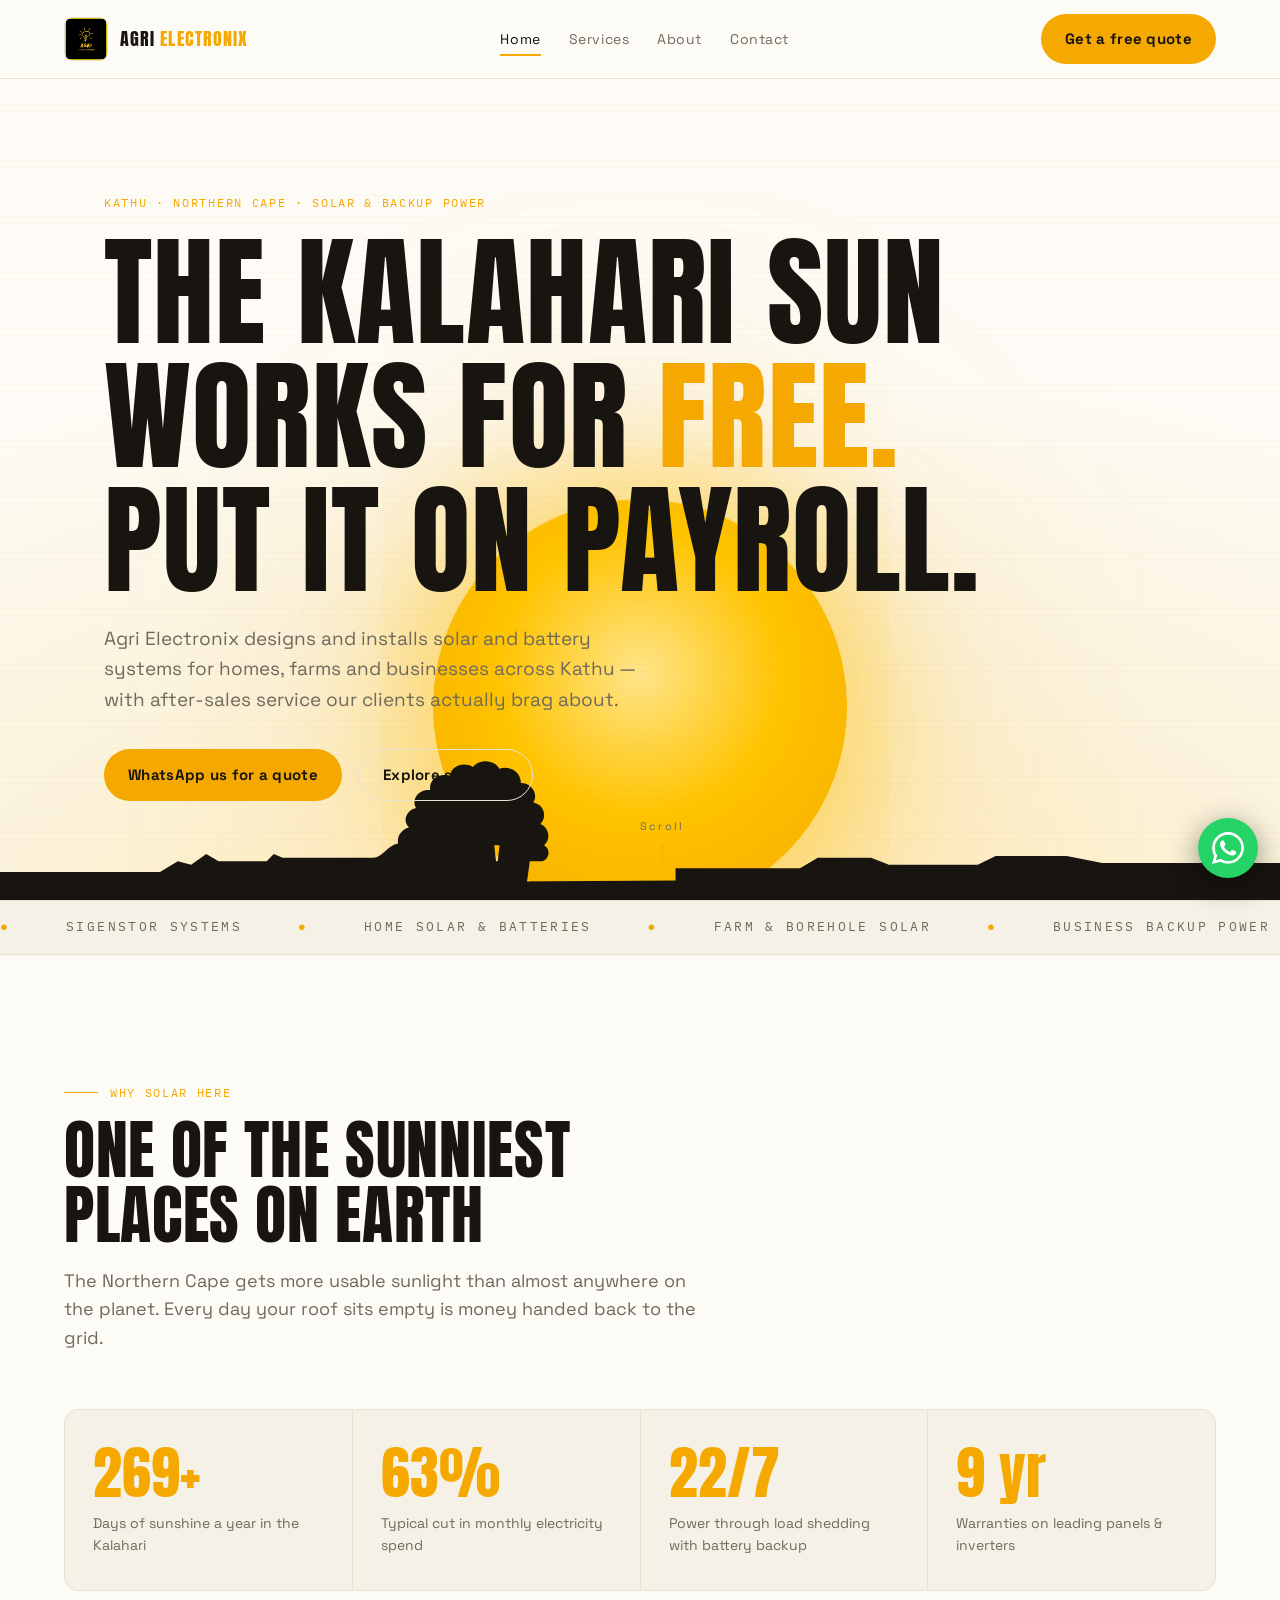
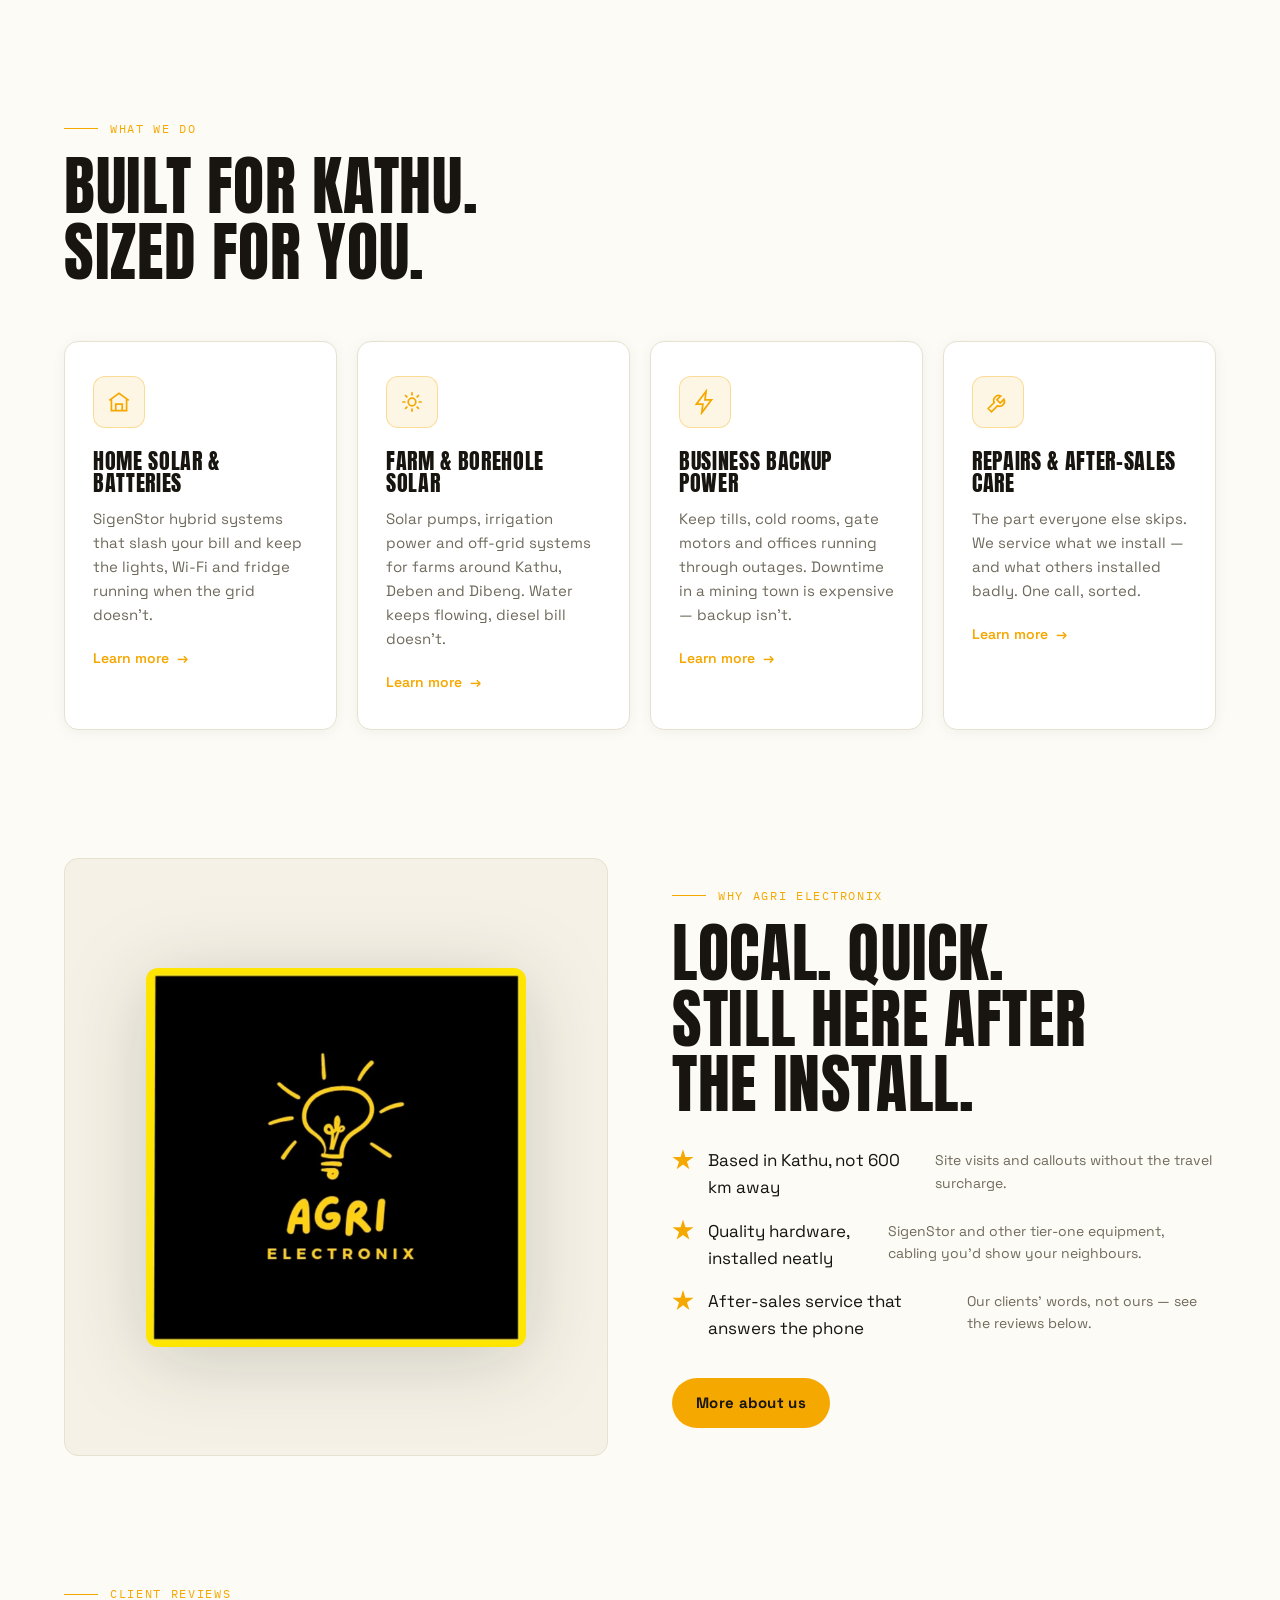
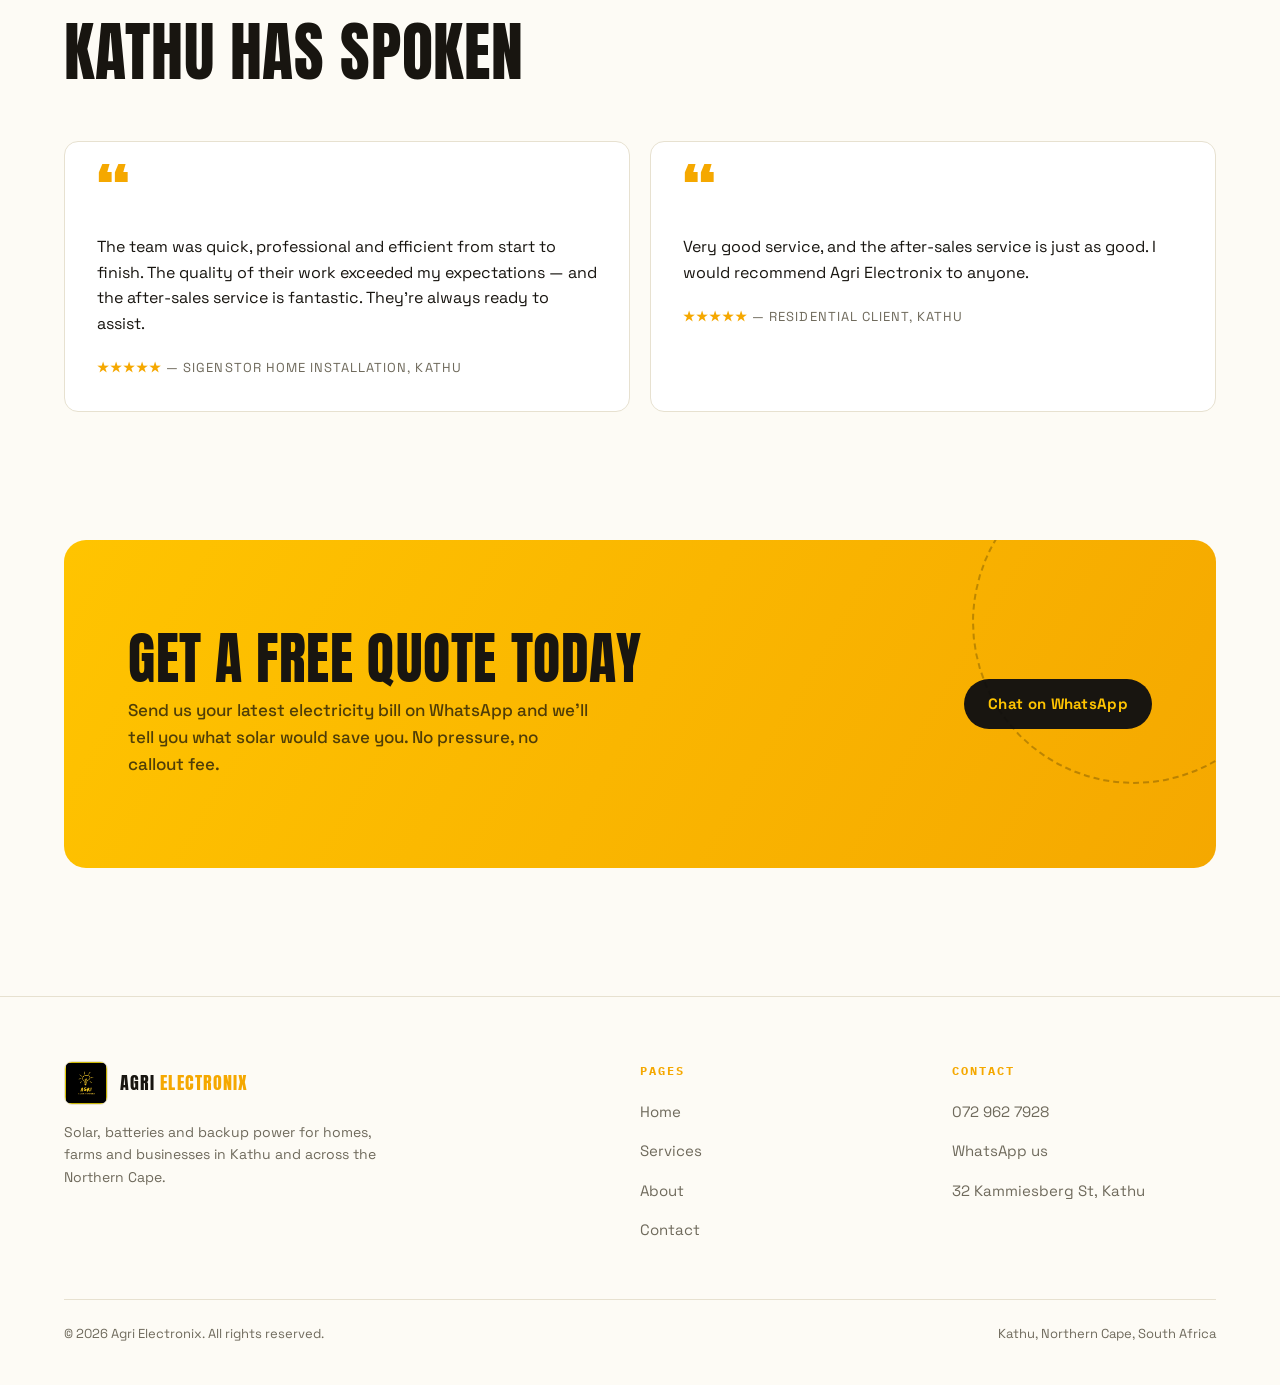
<file: index.html>
<!DOCTYPE html>
<html lang="en">
<head>
<meta charset="UTF-8">
<meta name="viewport" content="width=device-width, initial-scale=1.0">
<title>Agri Electronix — Solar & Backup Power, Kathu</title>
<meta name="description" content="Solar installations, battery backup and after-sales care in Kathu and the Northern Cape. SigenStor approved installers. Free quotes on WhatsApp.">
<link rel="icon" href="assets/logo.jpg">
<link rel="preconnect" href="https://fonts.googleapis.com">
<link href="https://fonts.googleapis.com/css2?family=Anton&family=Space+Grotesk:wght@400;500;600;700&family=IBM+Plex+Mono:wght@400;500&display=swap" rel="stylesheet">
<link rel="stylesheet" href="style.css">
</head>
<body>

<header>
  <a class="brand" href="index.html"><img src="assets/logo.jpg" alt="Agri Electronix logo"><span>Agri <em>Electronix</em></span></a>
  <nav>
    <a href="index.html" class="active">Home</a>
    <a href="services.html">Services</a>
    <a href="about.html">About</a>
    <a href="contact.html">Contact</a>
  </nav>
  <a class="btn" href="https://wa.me/27729627928?text=Hi%20Agri%20Electronix!%20I'd%20like%20a%20free%20solar%20quote." target="_blank">Get a free quote</a>
  <button class="burger" aria-label="Menu"><span></span><span></span><span></span></button>
</header>

<!-- HERO -->
<section class="hero" style="padding-left:0;padding-right:0">
  <div class="sky"></div>
  <div class="heat"></div>
  <div class="sun-disc"></div>

  <!-- camel thorn horizon -->
  <div class="horizon" aria-hidden="true">
    <svg viewBox="0 0 1440 240" preserveAspectRatio="none">
      <path d="M0,240 L0,208 L180,208 L200,196 L215,200 L232,188 L246,196 L300,196 L308,188 L318,192 L420,192
               C430,192 436,178 448,176 C446,168 452,160 460,158 C452,150 458,138 468,136 C462,126 472,114 484,116
               C482,104 494,96 506,100 C508,88 522,84 532,90 C540,80 556,82 562,92 C574,88 586,96 586,108
               C598,108 606,120 600,130 C612,132 616,146 608,154 C618,158 620,172 612,178 C620,182 618,194 610,196
               L596,196 L590,240 Z
               M560,196 L562,178 L556,178 L558,196 Z
               M760,240 L760,204 L900,204 L920,192 L980,192 L1000,200 L1100,200 L1120,190 L1200,190 L1240,198 L1440,198 L1440,240 Z"
        fill="#181510"/>
      <path d="M0,240 L0,222 L1440,214 L1440,240 Z" fill="#181510"/>
    </svg>
  </div>

  <div class="hero-inner" style="padding-left:var(--pad);padding-right:var(--pad)">
    <div class="mono">Kathu · Northern Cape · Solar &amp; Backup Power</div>
    <h1>The Kalahari sun<br>works for <em>free.</em><br>Put it on payroll.</h1>
    <p>Agri Electronix designs and installs solar and battery systems for homes, farms and businesses across Kathu — with after-sales service our clients actually brag about.</p>
    <div class="hero-cta">
      <a class="btn" href="https://wa.me/27729627928?text=Hi%20Agri%20Electronix!%20I'd%20like%20a%20free%20solar%20quote." target="_blank">WhatsApp us for a quote</a>
      <a class="btn ghost" href="services.html">Explore services</a>
    </div>
  </div>
  <div class="scroll-hint">Scroll</div>
</section>

<!-- TICKER -->
<div class="ticker" aria-hidden="true">
  <div class="ticker-track">
    <span><b>●</b> SigenStor systems <b>●</b> Home solar &amp; batteries <b>●</b> Farm &amp; borehole solar <b>●</b> Business backup power <b>●</b> Repairs &amp; after-sales care <b>●</b> Free site assessments</span>
    <span><b>●</b> SigenStor systems <b>●</b> Home solar &amp; batteries <b>●</b> Farm &amp; borehole solar <b>●</b> Business backup power <b>●</b> Repairs &amp; after-sales care <b>●</b> Free site assessments</span>
  </div>
</div>

<!-- STATS -->
<section>
  <div class="wrap">
    <div class="eyebrow mono reveal">Why solar here</div>
    <h2 class="reveal d1">One of the sunniest<br>places on Earth</h2>
    <p class="lede reveal d2">The Northern Cape gets more usable sunlight than almost anywhere on the planet. Every day your roof sits empty is money handed back to the grid.</p>
    <div class="stats">
      <div class="stat reveal"><div class="num"><span data-count="300" data-suffix="+">0</span></div><p>Days of sunshine a year in the Kalahari</p></div>
      <div class="stat reveal d1"><div class="num"><span data-count="70" data-suffix="%">0</span></div><p>Typical cut in monthly electricity spend</p></div>
      <div class="stat reveal d2"><div class="num"><span data-count="24" data-suffix="/7">0</span></div><p>Power through load shedding with battery backup</p></div>
      <div class="stat reveal d3"><div class="num"><span data-count="10" data-suffix=" yr">0</span></div><p>Warranties on leading panels &amp; inverters</p></div>
    </div>
  </div>
</section>

<!-- SERVICES -->
<section style="padding-top:0">
  <div class="wrap">
    <div class="eyebrow mono reveal">What we do</div>
    <h2 class="reveal d1">Built for Kathu.<br>Sized for you.</h2>
    <div class="cards">
      <a class="card reveal" href="services.html">
        <div class="ico"><svg viewBox="0 0 24 24"><path d="M3 10.5 12 4l9 6.5M5 9.5V20h14V9.5M9 20v-6h6v6"/></svg></div>
        <h3>Home solar &amp; batteries</h3>
        <p>SigenStor hybrid systems that slash your bill and keep the lights, Wi-Fi and fridge running when the grid doesn't.</p>
        <span class="more">Learn more</span>
      </a>
      <a class="card reveal d1" href="services.html">
        <div class="ico"><svg viewBox="0 0 24 24"><path d="M12 3v3M12 18v3M3 12h3M18 12h3M5.6 5.6l2.1 2.1M16.3 16.3l2.1 2.1M18.4 5.6l-2.1 2.1M7.7 16.3l-2.1 2.1"/><circle cx="12" cy="12" r="3.5"/></svg></div>
        <h3>Farm &amp; borehole solar</h3>
        <p>Solar pumps, irrigation power and off-grid systems for farms around Kathu, Deben and Dibeng. Water keeps flowing, diesel bill doesn't.</p>
        <span class="more">Learn more</span>
      </a>
      <a class="card reveal d2" href="services.html">
        <div class="ico"><svg viewBox="0 0 24 24"><path d="M13 2 4 14h6l-1 8 9-12h-6l1-8z"/></svg></div>
        <h3>Business backup power</h3>
        <p>Keep tills, cold rooms, gate motors and offices running through outages. Downtime in a mining town is expensive — backup isn't.</p>
        <span class="more">Learn more</span>
      </a>
      <a class="card reveal d3" href="services.html">
        <div class="ico"><svg viewBox="0 0 24 24"><path d="M14.5 6.5a4.5 4.5 0 0 0-6 6L3 18l3 3 5.5-5.5a4.5 4.5 0 0 0 6-6L14 13l-3-3 3.5-3.5z"/></svg></div>
        <h3>Repairs &amp; after-sales care</h3>
        <p>The part everyone else skips. We service what we install — and what others installed badly. One call, sorted.</p>
        <span class="more">Learn more</span>
      </a>
    </div>
  </div>
</section>

<!-- WHY US -->
<section style="padding-top:0">
  <div class="wrap split">
    <div class="art reveal"><img src="assets/logo.jpg" alt="Agri Electronix"></div>
    <div>
      <div class="eyebrow mono reveal">Why Agri Electronix</div>
      <h2 class="reveal d1">Local. Quick.<br>Still here after<br>the install.</h2>
      <ul class="checks">
        <li class="reveal d1">Based in Kathu, not 600 km away<span>Site visits and callouts without the travel surcharge.</span></li>
        <li class="reveal d2">Quality hardware, installed neatly<span>SigenStor and other tier-one equipment, cabling you'd show your neighbours.</span></li>
        <li class="reveal d3">After-sales service that answers the phone<span>Our clients' words, not ours — see the reviews below.</span></li>
      </ul>
      <div style="margin-top:36px" class="reveal d3"><a class="btn" href="about.html">More about us</a></div>
    </div>
  </div>
</section>

<!-- TESTIMONIALS -->
<section style="padding-top:0">
  <div class="wrap">
    <div class="eyebrow mono reveal">Client reviews</div>
    <h2 class="reveal d1">Kathu has spoken</h2>
    <div class="quotes">
      <div class="quote reveal">
        <p>The team was quick, professional and efficient from start to finish. The quality of their work exceeded my expectations — and the after-sales service is fantastic. They're always ready to assist.</p>
        <div class="who"><b>★★★★★</b> — SigenStor home installation, Kathu</div>
      </div>
      <div class="quote reveal d1">
        <p>Very good service, and the after-sales service is just as good. I would recommend Agri Electronix to anyone.</p>
        <div class="who"><b>★★★★★</b> — Residential client, Kathu</div>
      </div>
    </div>
  </div>
</section>

<!-- CTA -->
<div class="cta-band reveal">
  <div>
    <h2>Get a free quote today</h2>
    <p>Send us your latest electricity bill on WhatsApp and we'll tell you what solar would save you. No pressure, no callout fee.</p>
  </div>
  <a class="btn dark" href="https://wa.me/27729627928?text=Hi%20Agri%20Electronix!%20Here's%20my%20electricity%20bill%20—%20what%20would%20solar%20save%20me?" target="_blank">Chat on WhatsApp</a>
</div>

<footer>
  <div class="foot">
    <div>
      <a class="brand" href="index.html"><img src="assets/logo.jpg" alt=""><span>Agri <em>Electronix</em></span></a>
      <p>Solar, batteries and backup power for homes, farms and businesses in Kathu and across the Northern Cape.</p>
    </div>
    <div>
      <h4>Pages</h4>
      <ul>
        <li><a href="index.html">Home</a></li>
        <li><a href="services.html">Services</a></li>
        <li><a href="about.html">About</a></li>
        <li><a href="contact.html">Contact</a></li>
      </ul>
    </div>
    <div>
      <h4>Contact</h4>
      <ul>
        <li><a href="tel:+27729627928">072 962 7928</a></li>
        <li><a href="https://wa.me/27729627928" target="_blank">WhatsApp us</a></li>
        <li><a href="contact.html">32 Kammiesberg St, Kathu</a></li>
      </ul>
    </div>
  </div>
  <div class="legal">
    <span>© 2026 Agri Electronix. All rights reserved.</span>
    <span>Kathu, Northern Cape, South Africa</span>
  </div>
</footer>

<a class="wa-float" href="https://wa.me/27729627928?text=Hi%20Agri%20Electronix!%20I'd%20like%20a%20free%20solar%20quote." target="_blank" aria-label="Chat on WhatsApp">
  <svg viewBox="0 0 24 24"><path d="M17.5 14.4c-.3-.15-1.76-.87-2.03-.97-.27-.1-.47-.15-.67.15-.2.3-.77.97-.94 1.17-.17.2-.35.22-.65.07-.3-.15-1.26-.46-2.4-1.48-.89-.79-1.49-1.77-1.66-2.07-.17-.3-.02-.46.13-.61.13-.13.3-.35.45-.52.15-.17.2-.3.3-.5.1-.2.05-.37-.02-.52-.08-.15-.67-1.62-.92-2.22-.24-.58-.49-.5-.67-.51h-.57c-.2 0-.52.07-.8.37-.27.3-1.04 1.02-1.04 2.5 0 1.47 1.07 2.9 1.22 3.1.15.2 2.1 3.2 5.1 4.49.71.31 1.27.49 1.7.63.72.23 1.37.2 1.88.12.57-.09 1.76-.72 2.01-1.42.25-.7.25-1.29.17-1.42-.07-.13-.27-.2-.57-.35zM12.05 21.8h-.01a9.87 9.87 0 0 1-5.03-1.38l-.36-.21-3.74.98 1-3.65-.24-.37a9.85 9.85 0 0 1-1.51-5.26c0-5.45 4.44-9.88 9.9-9.88a9.83 9.83 0 0 1 7 2.9 9.83 9.83 0 0 1 2.89 7c0 5.45-4.44 9.88-9.9 9.88zm8.42-18.3A11.8 11.8 0 0 0 12.04 0C5.46 0 .1 5.35.1 11.92c0 2.1.55 4.15 1.6 5.95L0 24l6.28-1.65a11.93 11.93 0 0 0 5.76 1.47h.01c6.58 0 11.94-5.35 11.94-11.92 0-3.18-1.24-6.17-3.52-8.4z"/></svg>
</a>

<script src="main.js"></script>
</body>
</html>
</file>
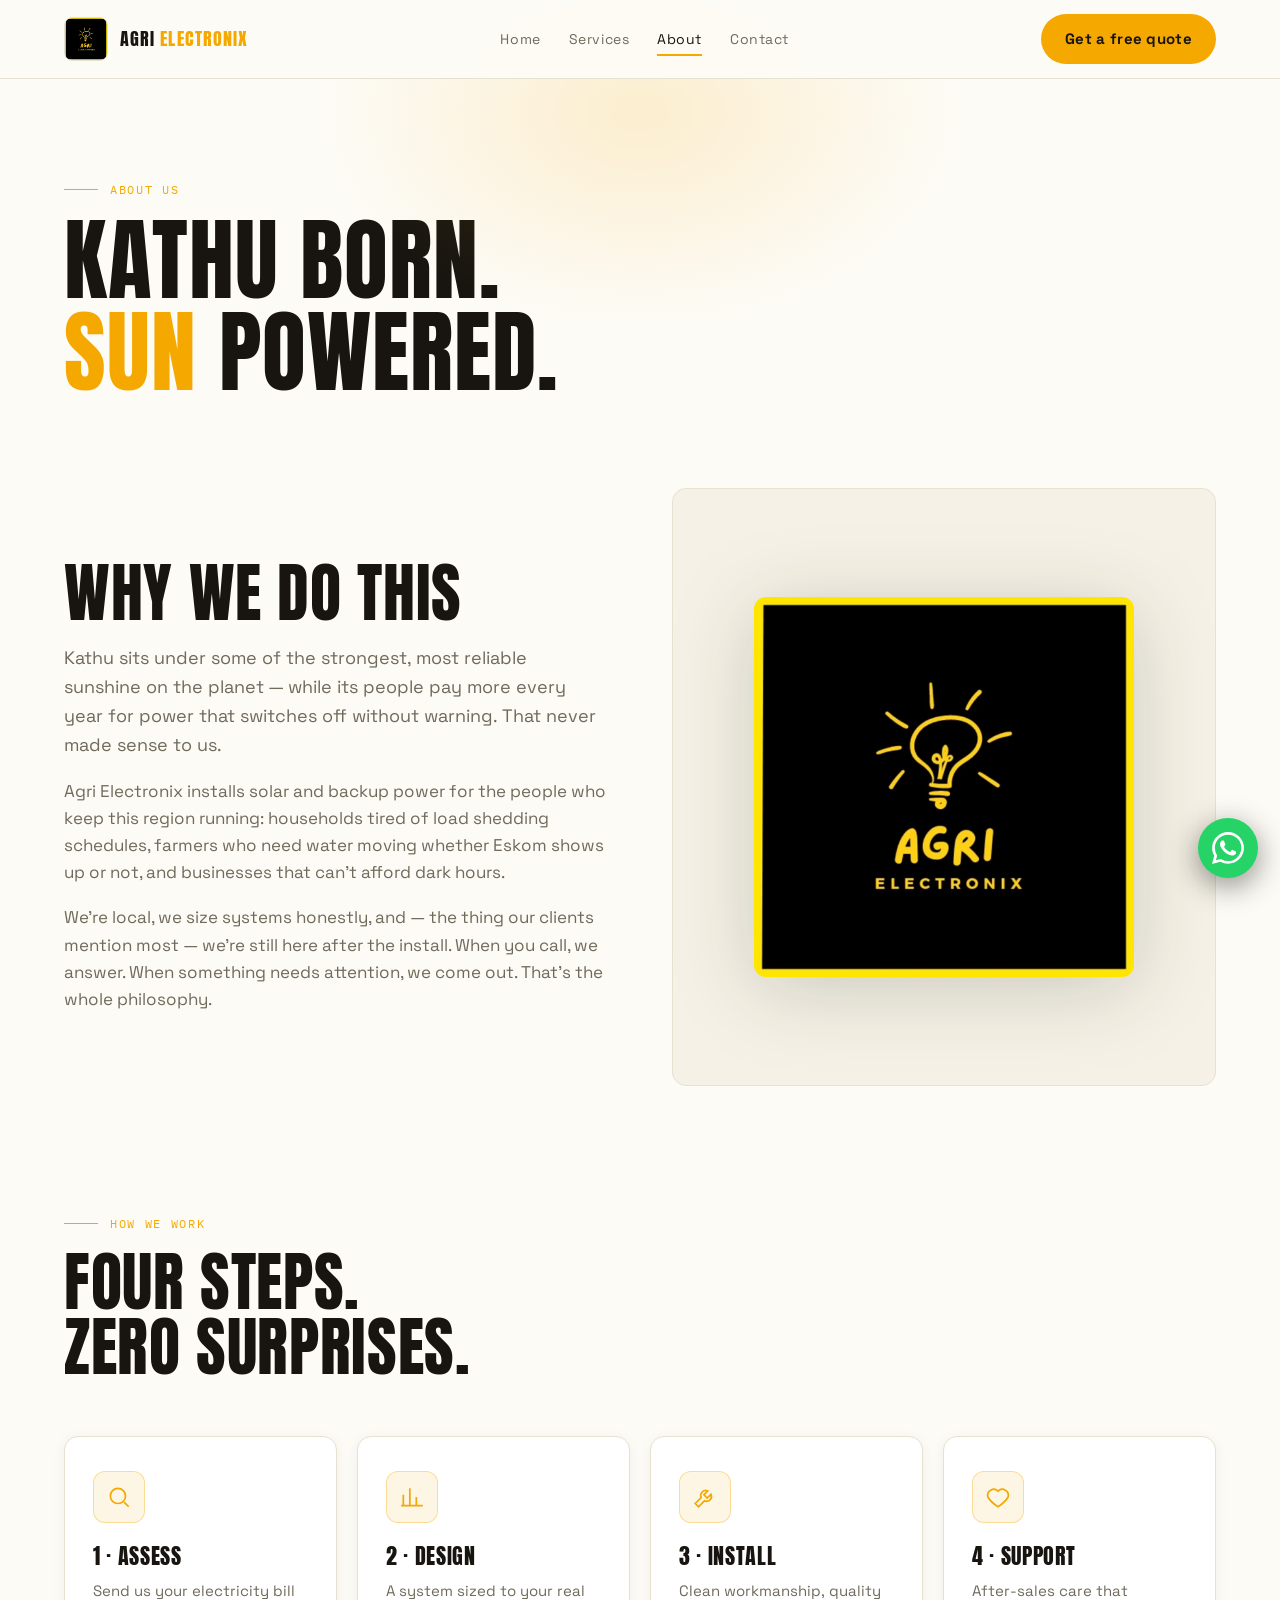
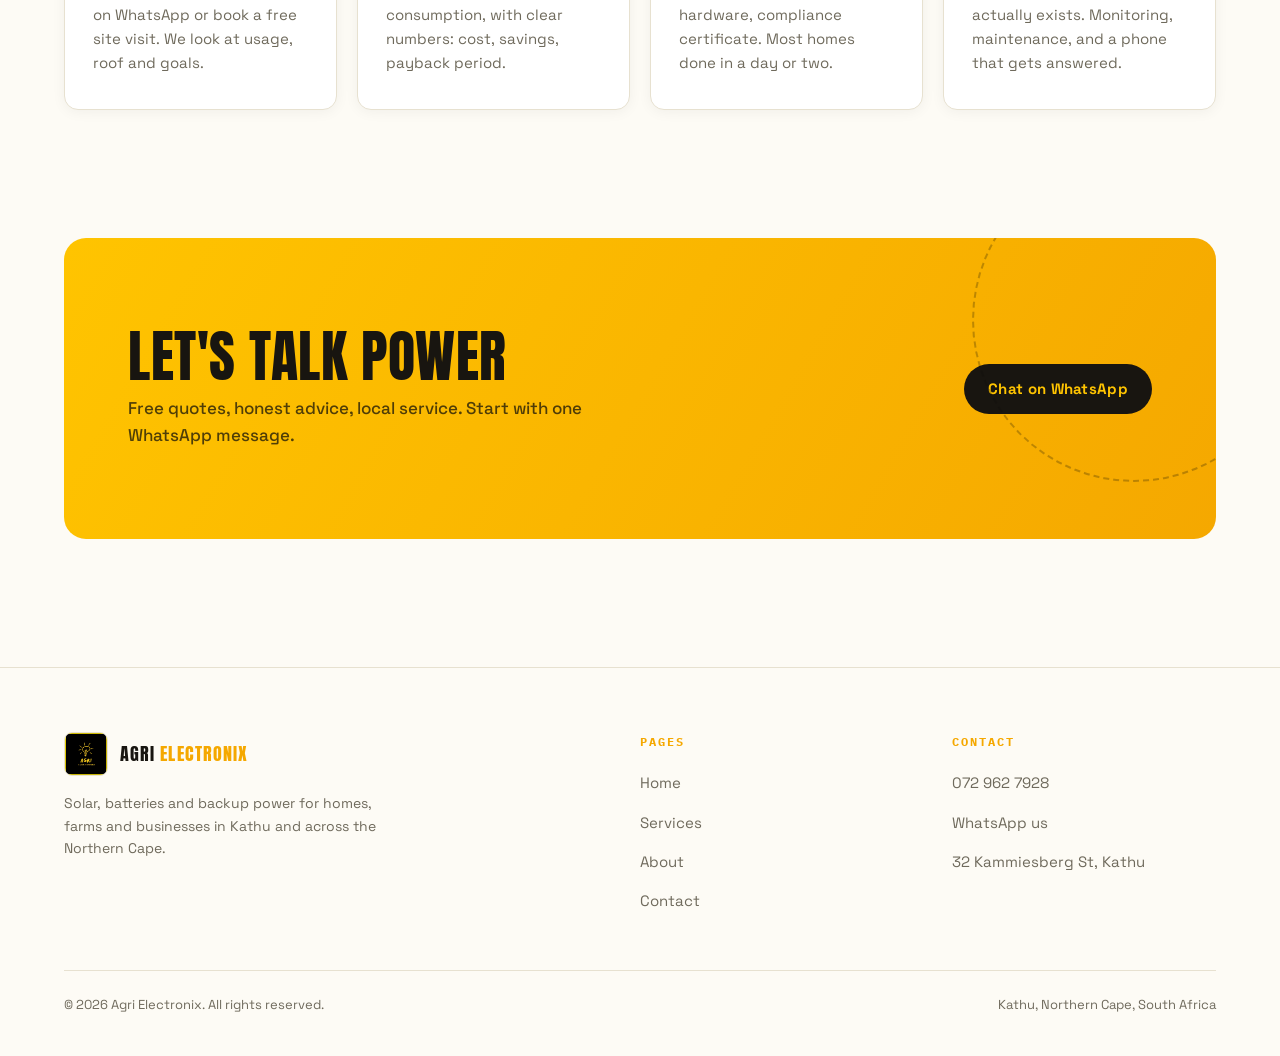
<file: about.html>
<!DOCTYPE html>
<html lang="en">
<head>
<meta charset="UTF-8">
<meta name="viewport" content="width=device-width, initial-scale=1.0">
<title>About — Agri Electronix, Kathu</title>
<meta name="description" content="Agri Electronix is a Kathu-based solar and backup power installer serving the Northern Cape's homes, farms and businesses.">
<link rel="icon" href="assets/logo.jpg">
<link rel="preconnect" href="https://fonts.googleapis.com">
<link href="https://fonts.googleapis.com/css2?family=Anton&family=Space+Grotesk:wght@400;500;600;700&family=IBM+Plex+Mono:wght@400;500&display=swap" rel="stylesheet">
<link rel="stylesheet" href="style.css">
</head>
<body>

<header>
  <a class="brand" href="index.html"><img src="assets/logo.jpg" alt="Agri Electronix logo"><span>Agri <em>Electronix</em></span></a>
  <nav>
    <a href="index.html">Home</a>
    <a href="services.html">Services</a>
    <a href="about.html" class="active">About</a>
    <a href="contact.html">Contact</a>
  </nav>
  <a class="btn" href="https://wa.me/27729627928?text=Hi%20Agri%20Electronix!%20I'd%20like%20a%20free%20solar%20quote." target="_blank">Get a free quote</a>
  <button class="burger" aria-label="Menu"><span></span><span></span><span></span></button>
</header>

<div class="page-hero">
  <div class="glow"></div>
  <div class="wrap">
    <div class="eyebrow mono">About us</div>
    <h1>Kathu born.<br><em>Sun</em> powered.</h1>
  </div>
</div>

<section style="padding-top:20px">
  <div class="wrap split">
    <div>
      <h2 class="reveal">Why we do this</h2>
      <p class="lede reveal d1" style="margin-top:16px">Kathu sits under some of the strongest, most reliable sunshine on the planet — while its people pay more every year for power that switches off without warning. That never made sense to us.</p>
      <p class="reveal d2" style="color:var(--dim);margin-top:18px">Agri Electronix installs solar and backup power for the people who keep this region running: households tired of load shedding schedules, farmers who need water moving whether Eskom shows up or not, and businesses that can't afford dark hours.</p>
      <p class="reveal d3" style="color:var(--dim);margin-top:18px">We're local, we size systems honestly, and — the thing our clients mention most — we're still here after the install. When you call, we answer. When something needs attention, we come out. That's the whole philosophy.</p>
    </div>
    <div class="art reveal d1"><img src="assets/logo.jpg" alt="Agri Electronix"></div>
  </div>
</section>

<section style="padding-top:0">
  <div class="wrap">
    <div class="eyebrow mono reveal">How we work</div>
    <h2 class="reveal d1">Four steps.<br>Zero surprises.</h2>
    <div class="cards">
      <div class="card reveal">
        <div class="ico"><svg viewBox="0 0 24 24"><circle cx="11" cy="11" r="7"/><path d="m21 21-4.3-4.3"/></svg></div>
        <h3>1 · Assess</h3>
        <p>Send us your electricity bill on WhatsApp or book a free site visit. We look at usage, roof and goals.</p>
      </div>
      <div class="card reveal d1">
        <div class="ico"><svg viewBox="0 0 24 24"><path d="M4 20V10M10 20V4M16 20v-8M22 20H2"/></svg></div>
        <h3>2 · Design</h3>
        <p>A system sized to your real consumption, with clear numbers: cost, savings, payback period.</p>
      </div>
      <div class="card reveal d2">
        <div class="ico"><svg viewBox="0 0 24 24"><path d="M14.5 6.5a4.5 4.5 0 0 0-6 6L3 18l3 3 5.5-5.5a4.5 4.5 0 0 0 6-6L14 13l-3-3 3.5-3.5z"/></svg></div>
        <h3>3 · Install</h3>
        <p>Clean workmanship, quality hardware, compliance certificate. Most homes done in a day or two.</p>
      </div>
      <div class="card reveal d3">
        <div class="ico"><svg viewBox="0 0 24 24"><path d="M12 21s-7-4.6-9.3-9A5.5 5.5 0 0 1 12 6.7 5.5 5.5 0 0 1 21.3 12c-2.3 4.4-9.3 9-9.3 9z"/></svg></div>
        <h3>4 · Support</h3>
        <p>After-sales care that actually exists. Monitoring, maintenance, and a phone that gets answered.</p>
      </div>
    </div>
  </div>
</section>

<div class="cta-band reveal">
  <div>
    <h2>Let's talk power</h2>
    <p>Free quotes, honest advice, local service. Start with one WhatsApp message.</p>
  </div>
  <a class="btn dark" href="https://wa.me/27729627928?text=Hi%20Agri%20Electronix!%20I'd%20like%20a%20free%20solar%20quote." target="_blank">Chat on WhatsApp</a>
</div>

<footer>
  <div class="foot">
    <div>
      <a class="brand" href="index.html"><img src="assets/logo.jpg" alt=""><span>Agri <em>Electronix</em></span></a>
      <p>Solar, batteries and backup power for homes, farms and businesses in Kathu and across the Northern Cape.</p>
    </div>
    <div>
      <h4>Pages</h4>
      <ul>
        <li><a href="index.html">Home</a></li>
        <li><a href="services.html">Services</a></li>
        <li><a href="about.html">About</a></li>
        <li><a href="contact.html">Contact</a></li>
      </ul>
    </div>
    <div>
      <h4>Contact</h4>
      <ul>
        <li><a href="tel:+27729627928">072 962 7928</a></li>
        <li><a href="https://wa.me/27729627928" target="_blank">WhatsApp us</a></li>
        <li><a href="contact.html">32 Kammiesberg St, Kathu</a></li>
      </ul>
    </div>
  </div>
  <div class="legal">
    <span>© 2026 Agri Electronix. All rights reserved.</span>
    <span>Kathu, Northern Cape, South Africa</span>
  </div>
</footer>

<a class="wa-float" href="https://wa.me/27729627928?text=Hi%20Agri%20Electronix!%20I'd%20like%20a%20free%20solar%20quote." target="_blank" aria-label="Chat on WhatsApp">
  <svg viewBox="0 0 24 24"><path d="M17.5 14.4c-.3-.15-1.76-.87-2.03-.97-.27-.1-.47-.15-.67.15-.2.3-.77.97-.94 1.17-.17.2-.35.22-.65.07-.3-.15-1.26-.46-2.4-1.48-.89-.79-1.49-1.77-1.66-2.07-.17-.3-.02-.46.13-.61.13-.13.3-.35.45-.52.15-.17.2-.3.3-.5.1-.2.05-.37-.02-.52-.08-.15-.67-1.62-.92-2.22-.24-.58-.49-.5-.67-.51h-.57c-.2 0-.52.07-.8.37-.27.3-1.04 1.02-1.04 2.5 0 1.47 1.07 2.9 1.22 3.1.15.2 2.1 3.2 5.1 4.49.71.31 1.27.49 1.7.63.72.23 1.37.2 1.88.12.57-.09 1.76-.72 2.01-1.42.25-.7.25-1.29.17-1.42-.07-.13-.27-.2-.57-.35zM12.05 21.8h-.01a9.87 9.87 0 0 1-5.03-1.38l-.36-.21-3.74.98 1-3.65-.24-.37a9.85 9.85 0 0 1-1.51-5.26c0-5.45 4.44-9.88 9.9-9.88a9.83 9.83 0 0 1 7 2.9 9.83 9.83 0 0 1 2.89 7c0 5.45-4.44 9.88-9.9 9.88zm8.42-18.3A11.8 11.8 0 0 0 12.04 0C5.46 0 .1 5.35.1 11.92c0 2.1.55 4.15 1.6 5.95L0 24l6.28-1.65a11.93 11.93 0 0 0 5.76 1.47h.01c6.58 0 11.94-5.35 11.94-11.92 0-3.18-1.24-6.17-3.52-8.4z"/></svg>
</a>

<script src="main.js"></script>
</body>
</html>
</file>
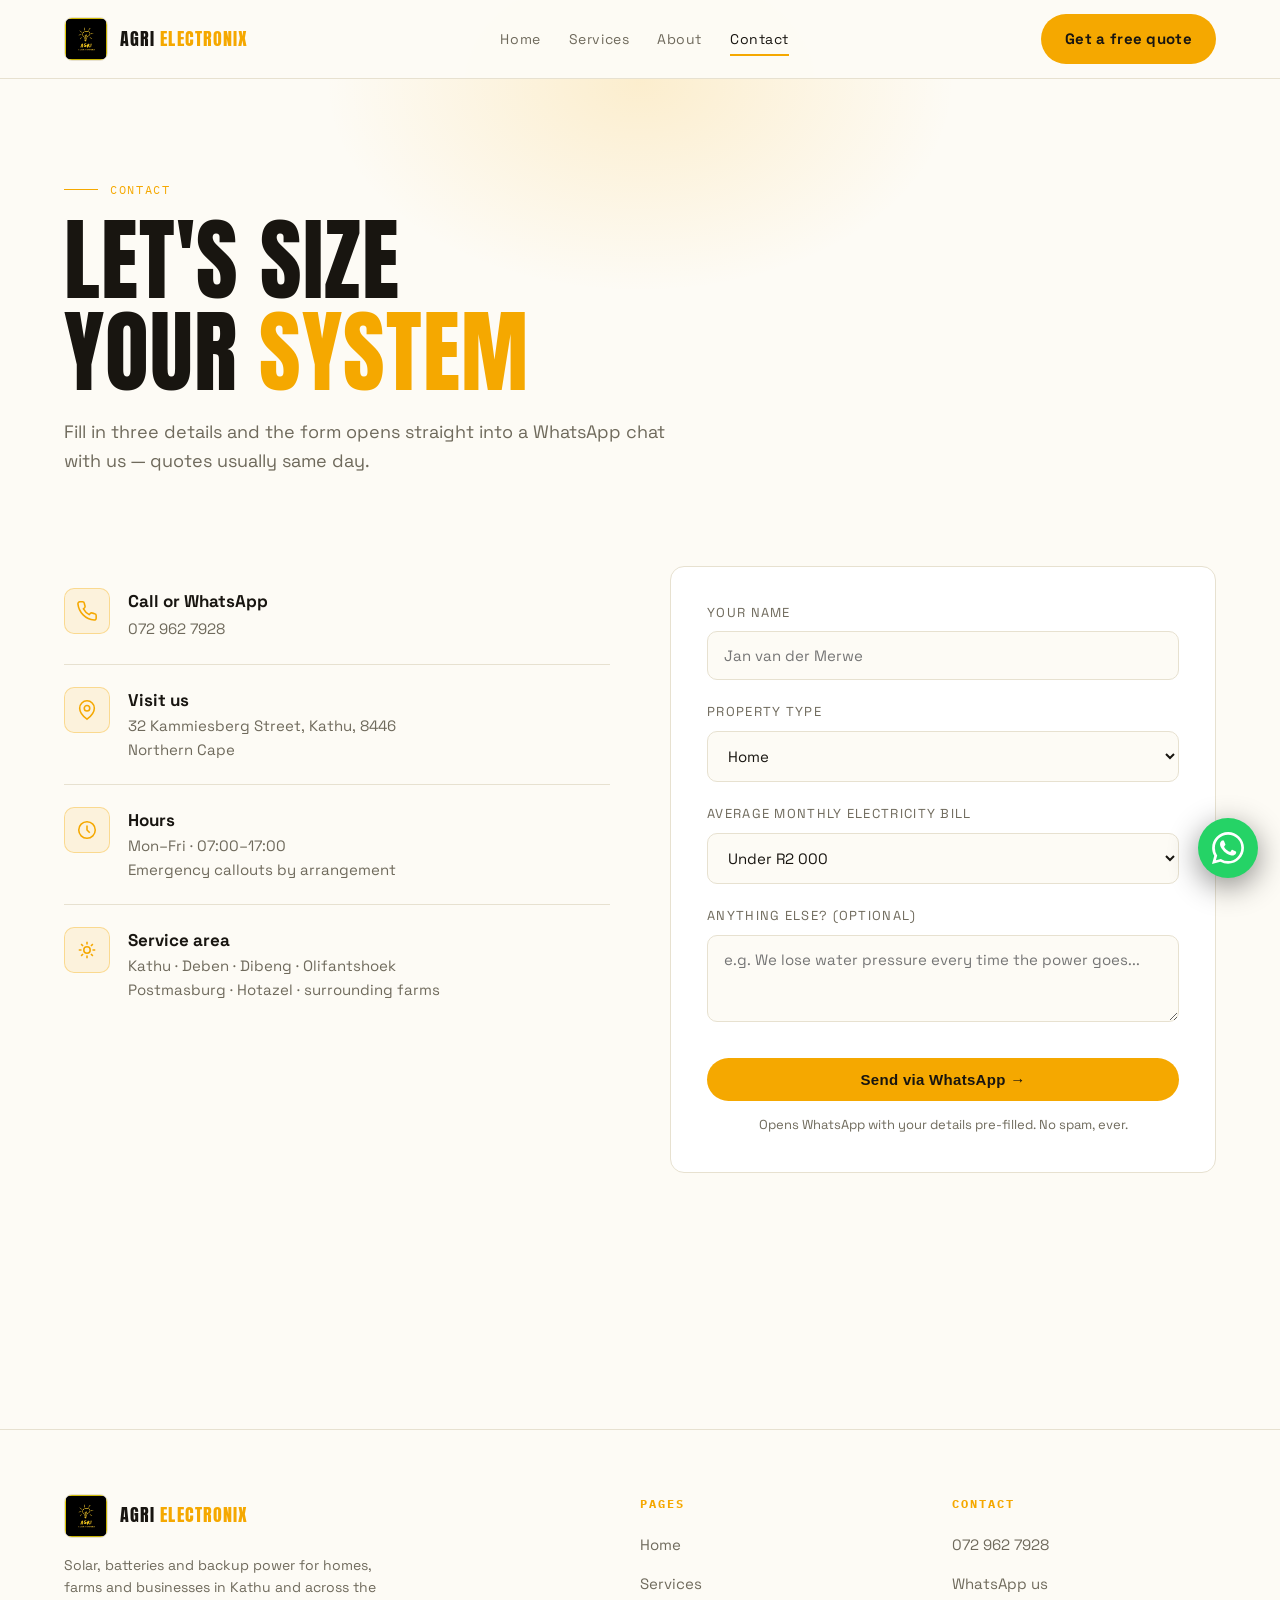
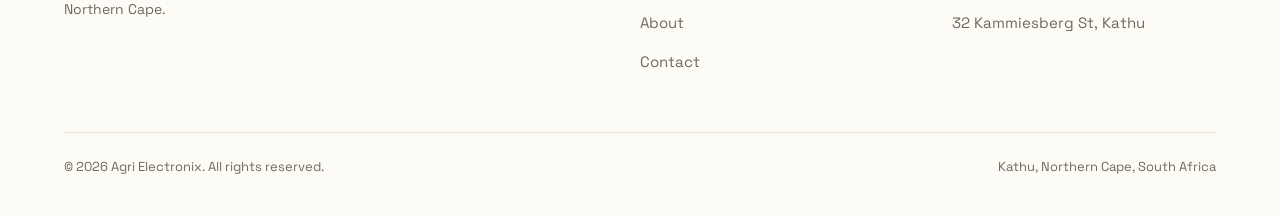
<file: contact.html>
<!DOCTYPE html>
<html lang="en">
<head>
<meta charset="UTF-8">
<meta name="viewport" content="width=device-width, initial-scale=1.0">
<title>Contact — Agri Electronix, Kathu</title>
<meta name="description" content="Get a free solar quote from Agri Electronix in Kathu. WhatsApp 072 962 7928 or send us your details.">
<link rel="icon" href="assets/logo.jpg">
<link rel="preconnect" href="https://fonts.googleapis.com">
<link href="https://fonts.googleapis.com/css2?family=Anton&family=Space+Grotesk:wght@400;500;600;700&family=IBM+Plex+Mono:wght@400;500&display=swap" rel="stylesheet">
<link rel="stylesheet" href="style.css">
</head>
<body>

<header>
  <a class="brand" href="index.html"><img src="assets/logo.jpg" alt="Agri Electronix logo"><span>Agri <em>Electronix</em></span></a>
  <nav>
    <a href="index.html">Home</a>
    <a href="services.html">Services</a>
    <a href="about.html">About</a>
    <a href="contact.html" class="active">Contact</a>
  </nav>
  <a class="btn" href="https://wa.me/27729627928?text=Hi%20Agri%20Electronix!%20I'd%20like%20a%20free%20solar%20quote." target="_blank">Get a free quote</a>
  <button class="burger" aria-label="Menu"><span></span><span></span><span></span></button>
</header>

<div class="page-hero">
  <div class="glow"></div>
  <div class="wrap">
    <div class="eyebrow mono">Contact</div>
    <h1>Let's size<br>your <em>system</em></h1>
    <p class="lede" style="margin-top:20px">Fill in three details and the form opens straight into a WhatsApp chat with us — quotes usually same day.</p>
  </div>
</div>

<section style="padding-top:20px">
  <div class="wrap contact-grid">

    <div>
      <div class="c-item reveal">
        <div class="ico"><svg viewBox="0 0 24 24"><path d="M22 16.9v3a2 2 0 0 1-2.2 2A19.8 19.8 0 0 1 2.1 4.2 2 2 0 0 1 4.1 2h3a2 2 0 0 1 2 1.7c.1.9.35 1.8.7 2.6a2 2 0 0 1-.45 2.1L8.1 9.6a16 16 0 0 0 6.3 6.3l1.2-1.25a2 2 0 0 1 2.1-.45c.8.35 1.7.6 2.6.7a2 2 0 0 1 1.7 2z"/></svg></div>
        <div><h4>Call or WhatsApp</h4><a href="tel:+27729627928">072 962 7928</a></div>
      </div>
      <div class="c-item reveal d1">
        <div class="ico"><svg viewBox="0 0 24 24"><path d="M20 10c0 6-8 12-8 12S4 16 4 10a8 8 0 1 1 16 0z"/><circle cx="12" cy="10" r="3"/></svg></div>
        <div><h4>Visit us</h4><p>32 Kammiesberg Street, Kathu, 8446<br>Northern Cape</p></div>
      </div>
      <div class="c-item reveal d2">
        <div class="ico"><svg viewBox="0 0 24 24"><circle cx="12" cy="12" r="9"/><path d="M12 7v5l3 3"/></svg></div>
        <div><h4>Hours</h4><p>Mon–Fri · 07:00–17:00<br>Emergency callouts by arrangement</p></div>
      </div>
      <div class="c-item reveal d3" style="border-bottom:none">
        <div class="ico"><svg viewBox="0 0 24 24"><path d="M12 3v3M12 18v3M3 12h3M18 12h3M5.6 5.6l2.1 2.1M16.3 16.3l2.1 2.1M18.4 5.6l-2.1 2.1M7.7 16.3l-2.1 2.1"/><circle cx="12" cy="12" r="3.5"/></svg></div>
        <div><h4>Service area</h4><p>Kathu · Deben · Dibeng · Olifantshoek<br>Postmasburg · Hotazel · surrounding farms</p></div>
      </div>
    </div>

    <div class="form reveal d1">
      <div id="quoteForm">
        <label>Your name</label>
        <input name="name" type="text" placeholder="Jan van der Merwe" required form="none">
        <label>Property type</label>
        <select name="type">
          <option>Home</option>
          <option>Farm / smallholding</option>
          <option>Business</option>
          <option>Guesthouse</option>
        </select>
        <label>Average monthly electricity bill</label>
        <select name="bill">
          <option>Under R2 000</option>
          <option>R2 000 – R4 000</option>
          <option>R4 000 – R8 000</option>
          <option>Over R8 000</option>
        </select>
        <label>Anything else? (optional)</label>
        <textarea name="msg" rows="3" placeholder="e.g. We lose water pressure every time the power goes..."></textarea>
        <button class="btn" id="sendBtn" type="button">Send via WhatsApp →</button>
        <div class="note">Opens WhatsApp with your details pre-filled. No spam, ever.</div>
      </div>
    </div>

  </div>
</section>

<footer>
  <div class="foot">
    <div>
      <a class="brand" href="index.html"><img src="assets/logo.jpg" alt=""><span>Agri <em>Electronix</em></span></a>
      <p>Solar, batteries and backup power for homes, farms and businesses in Kathu and across the Northern Cape.</p>
    </div>
    <div>
      <h4>Pages</h4>
      <ul>
        <li><a href="index.html">Home</a></li>
        <li><a href="services.html">Services</a></li>
        <li><a href="about.html">About</a></li>
        <li><a href="contact.html">Contact</a></li>
      </ul>
    </div>
    <div>
      <h4>Contact</h4>
      <ul>
        <li><a href="tel:+27729627928">072 962 7928</a></li>
        <li><a href="https://wa.me/27729627928" target="_blank">WhatsApp us</a></li>
        <li><a href="contact.html">32 Kammiesberg St, Kathu</a></li>
      </ul>
    </div>
  </div>
  <div class="legal">
    <span>© 2026 Agri Electronix. All rights reserved.</span>
    <span>Kathu, Northern Cape, South Africa</span>
  </div>
</footer>

<a class="wa-float" href="https://wa.me/27729627928?text=Hi%20Agri%20Electronix!%20I'd%20like%20a%20free%20solar%20quote." target="_blank" aria-label="Chat on WhatsApp">
  <svg viewBox="0 0 24 24"><path d="M17.5 14.4c-.3-.15-1.76-.87-2.03-.97-.27-.1-.47-.15-.67.15-.2.3-.77.97-.94 1.17-.17.2-.35.22-.65.07-.3-.15-1.26-.46-2.4-1.48-.89-.79-1.49-1.77-1.66-2.07-.17-.3-.02-.46.13-.61.13-.13.3-.35.45-.52.15-.17.2-.3.3-.5.1-.2.05-.37-.02-.52-.08-.15-.67-1.62-.92-2.22-.24-.58-.49-.5-.67-.51h-.57c-.2 0-.52.07-.8.37-.27.3-1.04 1.02-1.04 2.5 0 1.47 1.07 2.9 1.22 3.1.15.2 2.1 3.2 5.1 4.49.71.31 1.27.49 1.7.63.72.23 1.37.2 1.88.12.57-.09 1.76-.72 2.01-1.42.25-.7.25-1.29.17-1.42-.07-.13-.27-.2-.57-.35zM12.05 21.8h-.01a9.87 9.87 0 0 1-5.03-1.38l-.36-.21-3.74.98 1-3.65-.24-.37a9.85 9.85 0 0 1-1.51-5.26c0-5.45 4.44-9.88 9.9-9.88a9.83 9.83 0 0 1 7 2.9 9.83 9.83 0 0 1 2.89 7c0 5.45-4.44 9.88-9.9 9.88zm8.42-18.3A11.8 11.8 0 0 0 12.04 0C5.46 0 .1 5.35.1 11.92c0 2.1.55 4.15 1.6 5.95L0 24l6.28-1.65a11.93 11.93 0 0 0 5.76 1.47h.01c6.58 0 11.94-5.35 11.94-11.92 0-3.18-1.24-6.17-3.52-8.4z"/></svg>
</a>

<script src="main.js"></script>
<script>
// contact form -> whatsapp (button-based, no <form> submit)
document.getElementById('sendBtn').addEventListener('click', () => {
  const g = n => document.querySelector(`[name="${n}"]`).value;
  const msg = `Hi Agri Electronix! I'd like a free quote.%0A%0AName: ${encodeURIComponent(g('name'))}%0AProperty: ${encodeURIComponent(g('type'))}%0AAvg monthly bill: ${encodeURIComponent(g('bill'))}%0A%0A${encodeURIComponent(g('msg'))}`;
  window.open(`https://wa.me/27729627928?text=${msg}`, '_blank');
});
</script>
</body>
</html>
</file>
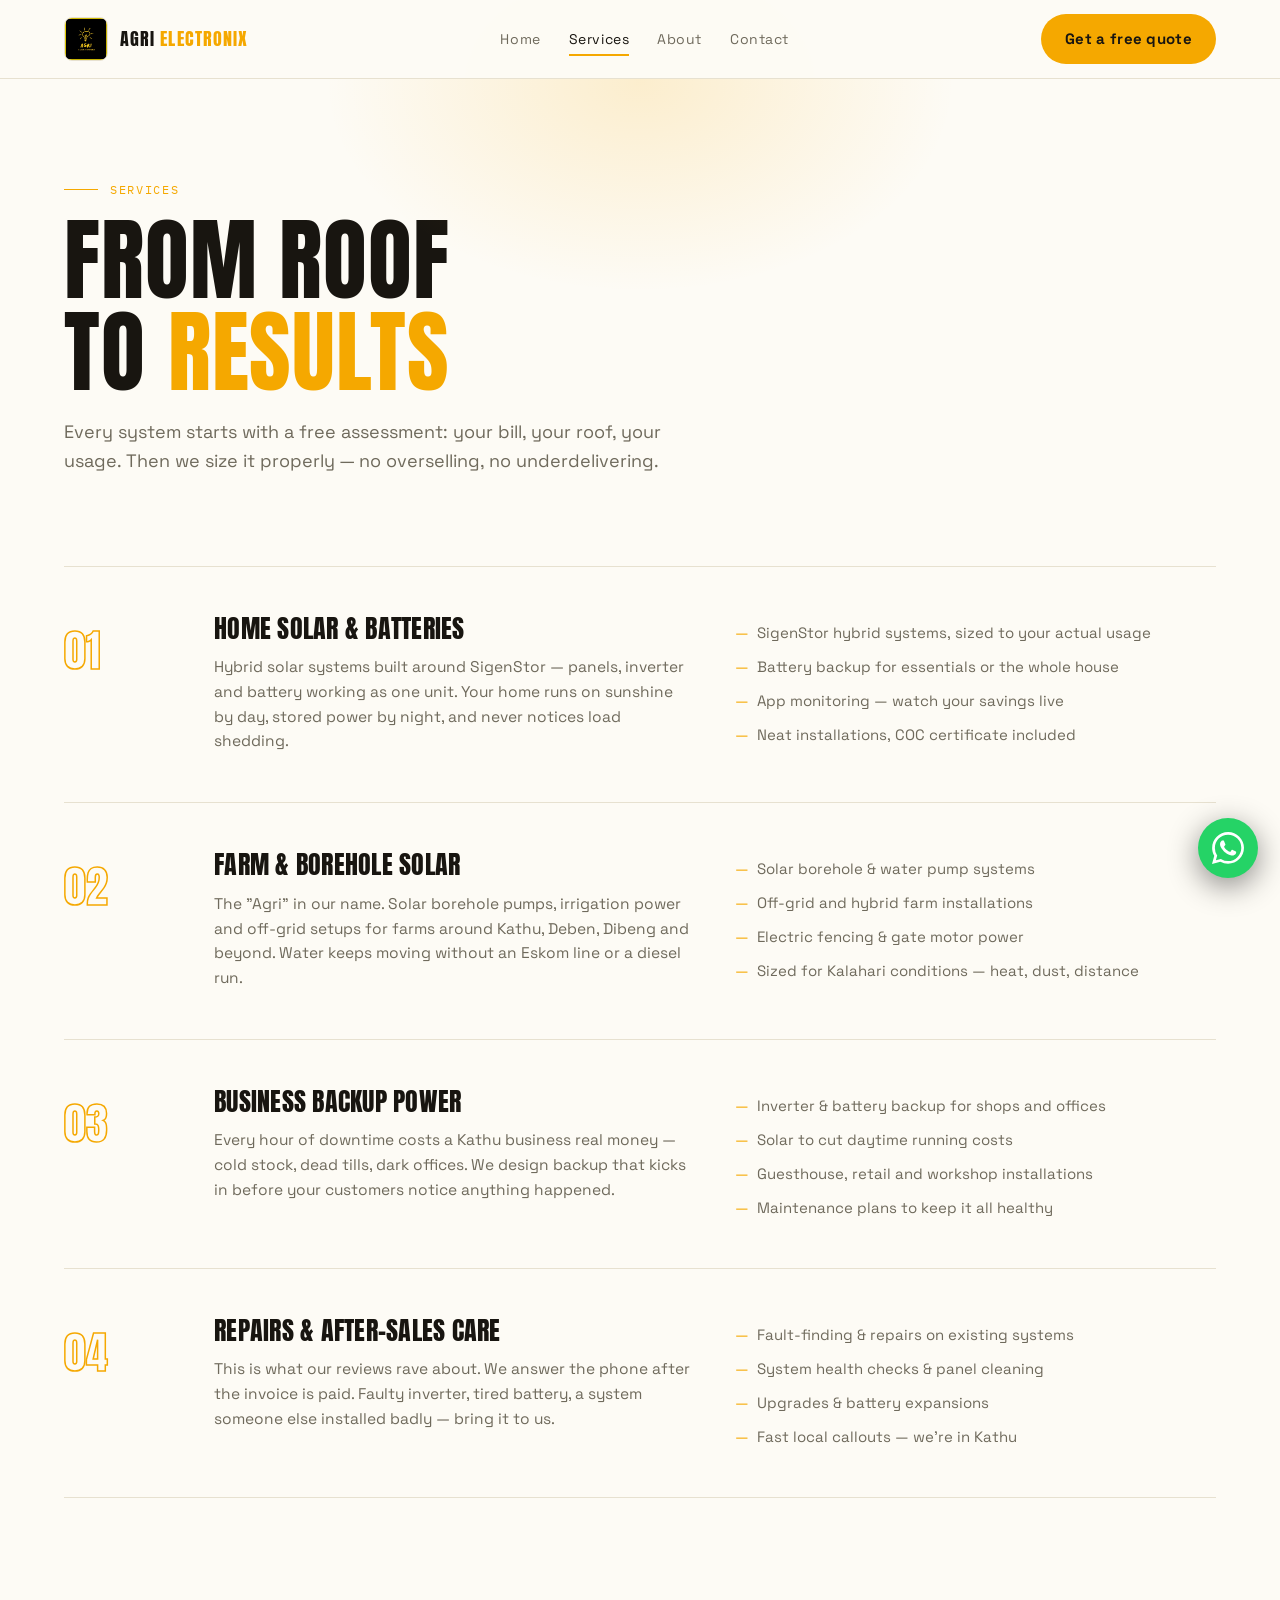
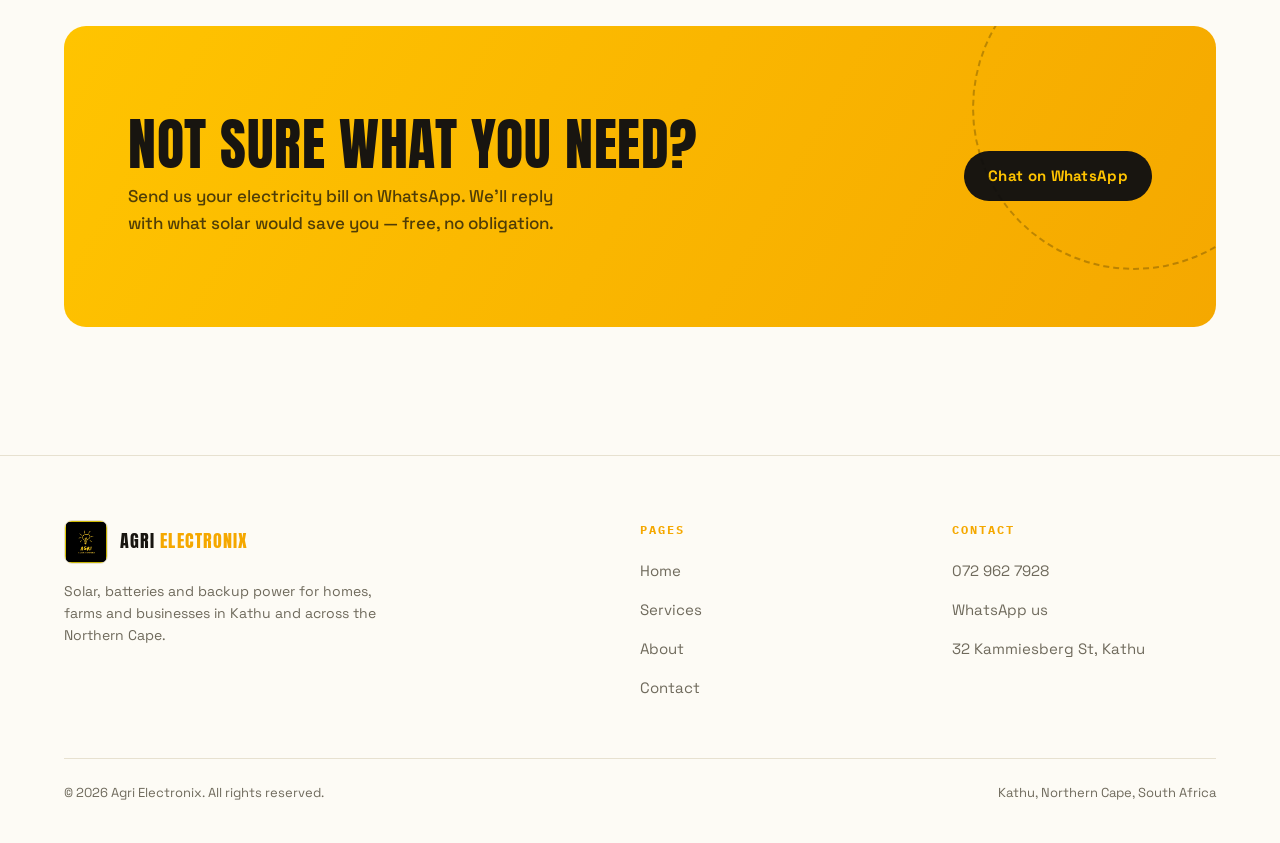
<file: services.html>
<!DOCTYPE html>
<html lang="en">
<head>
<meta charset="UTF-8">
<meta name="viewport" content="width=device-width, initial-scale=1.0">
<title>Services — Agri Electronix, Kathu</title>
<meta name="description" content="Home solar, farm and borehole solar, business backup power, repairs and after-sales care in Kathu, Northern Cape.">
<link rel="icon" href="assets/logo.jpg">
<link rel="preconnect" href="https://fonts.googleapis.com">
<link href="https://fonts.googleapis.com/css2?family=Anton&family=Space+Grotesk:wght@400;500;600;700&family=IBM+Plex+Mono:wght@400;500&display=swap" rel="stylesheet">
<link rel="stylesheet" href="style.css">
</head>
<body>

<header>
  <a class="brand" href="index.html"><img src="assets/logo.jpg" alt="Agri Electronix logo"><span>Agri <em>Electronix</em></span></a>
  <nav>
    <a href="index.html">Home</a>
    <a href="services.html" class="active">Services</a>
    <a href="about.html">About</a>
    <a href="contact.html">Contact</a>
  </nav>
  <a class="btn" href="https://wa.me/27729627928?text=Hi%20Agri%20Electronix!%20I'd%20like%20a%20free%20solar%20quote." target="_blank">Get a free quote</a>
  <button class="burger" aria-label="Menu"><span></span><span></span><span></span></button>
</header>

<div class="page-hero">
  <div class="glow"></div>
  <div class="wrap">
    <div class="eyebrow mono">Services</div>
    <h1>From roof<br>to <em>results</em></h1>
    <p class="lede" style="margin-top:20px">Every system starts with a free assessment: your bill, your roof, your usage. Then we size it properly — no overselling, no underdelivering.</p>
  </div>
</div>

<section style="padding-top:20px">
  <div class="wrap">

    <div class="srow reveal">
      <div class="idx">01</div>
      <div><h3>Home solar &amp; batteries</h3>
        <div class="body"><p>Hybrid solar systems built around SigenStor — panels, inverter and battery working as one unit. Your home runs on sunshine by day, stored power by night, and never notices load shedding.</p></div>
      </div>
      <ul>
        <li>SigenStor hybrid systems, sized to your actual usage</li>
        <li>Battery backup for essentials or the whole house</li>
        <li>App monitoring — watch your savings live</li>
        <li>Neat installations, COC certificate included</li>
      </ul>
    </div>

    <div class="srow reveal">
      <div class="idx">02</div>
      <div><h3>Farm &amp; borehole solar</h3>
        <div class="body"><p>The "Agri" in our name. Solar borehole pumps, irrigation power and off-grid setups for farms around Kathu, Deben, Dibeng and beyond. Water keeps moving without an Eskom line or a diesel run.</p></div>
      </div>
      <ul>
        <li>Solar borehole &amp; water pump systems</li>
        <li>Off-grid and hybrid farm installations</li>
        <li>Electric fencing &amp; gate motor power</li>
        <li>Sized for Kalahari conditions — heat, dust, distance</li>
      </ul>
    </div>

    <div class="srow reveal">
      <div class="idx">03</div>
      <div><h3>Business backup power</h3>
        <div class="body"><p>Every hour of downtime costs a Kathu business real money — cold stock, dead tills, dark offices. We design backup that kicks in before your customers notice anything happened.</p></div>
      </div>
      <ul>
        <li>Inverter &amp; battery backup for shops and offices</li>
        <li>Solar to cut daytime running costs</li>
        <li>Guesthouse, retail and workshop installations</li>
        <li>Maintenance plans to keep it all healthy</li>
      </ul>
    </div>

    <div class="srow reveal">
      <div class="idx">04</div>
      <div><h3>Repairs &amp; after-sales care</h3>
        <div class="body"><p>This is what our reviews rave about. We answer the phone after the invoice is paid. Faulty inverter, tired battery, a system someone else installed badly — bring it to us.</p></div>
      </div>
      <ul>
        <li>Fault-finding &amp; repairs on existing systems</li>
        <li>System health checks &amp; panel cleaning</li>
        <li>Upgrades &amp; battery expansions</li>
        <li>Fast local callouts — we're in Kathu</li>
      </ul>
    </div>

  </div>
</section>

<div class="cta-band reveal">
  <div>
    <h2>Not sure what you need?</h2>
    <p>Send us your electricity bill on WhatsApp. We'll reply with what solar would save you — free, no obligation.</p>
  </div>
  <a class="btn dark" href="https://wa.me/27729627928?text=Hi%20Agri%20Electronix!%20Here's%20my%20bill%20—%20what%20do%20you%20recommend?" target="_blank">Chat on WhatsApp</a>
</div>

<footer>
  <div class="foot">
    <div>
      <a class="brand" href="index.html"><img src="assets/logo.jpg" alt=""><span>Agri <em>Electronix</em></span></a>
      <p>Solar, batteries and backup power for homes, farms and businesses in Kathu and across the Northern Cape.</p>
    </div>
    <div>
      <h4>Pages</h4>
      <ul>
        <li><a href="index.html">Home</a></li>
        <li><a href="services.html">Services</a></li>
        <li><a href="about.html">About</a></li>
        <li><a href="contact.html">Contact</a></li>
      </ul>
    </div>
    <div>
      <h4>Contact</h4>
      <ul>
        <li><a href="tel:+27729627928">072 962 7928</a></li>
        <li><a href="https://wa.me/27729627928" target="_blank">WhatsApp us</a></li>
        <li><a href="contact.html">32 Kammiesberg St, Kathu</a></li>
      </ul>
    </div>
  </div>
  <div class="legal">
    <span>© 2026 Agri Electronix. All rights reserved.</span>
    <span>Kathu, Northern Cape, South Africa</span>
  </div>
</footer>

<a class="wa-float" href="https://wa.me/27729627928?text=Hi%20Agri%20Electronix!%20I'd%20like%20a%20free%20solar%20quote." target="_blank" aria-label="Chat on WhatsApp">
  <svg viewBox="0 0 24 24"><path d="M17.5 14.4c-.3-.15-1.76-.87-2.03-.97-.27-.1-.47-.15-.67.15-.2.3-.77.97-.94 1.17-.17.2-.35.22-.65.07-.3-.15-1.26-.46-2.4-1.48-.89-.79-1.49-1.77-1.66-2.07-.17-.3-.02-.46.13-.61.13-.13.3-.35.45-.52.15-.17.2-.3.3-.5.1-.2.05-.37-.02-.52-.08-.15-.67-1.62-.92-2.22-.24-.58-.49-.5-.67-.51h-.57c-.2 0-.52.07-.8.37-.27.3-1.04 1.02-1.04 2.5 0 1.47 1.07 2.9 1.22 3.1.15.2 2.1 3.2 5.1 4.49.71.31 1.27.49 1.7.63.72.23 1.37.2 1.88.12.57-.09 1.76-.72 2.01-1.42.25-.7.25-1.29.17-1.42-.07-.13-.27-.2-.57-.35zM12.05 21.8h-.01a9.87 9.87 0 0 1-5.03-1.38l-.36-.21-3.74.98 1-3.65-.24-.37a9.85 9.85 0 0 1-1.51-5.26c0-5.45 4.44-9.88 9.9-9.88a9.83 9.83 0 0 1 7 2.9 9.83 9.83 0 0 1 2.89 7c0 5.45-4.44 9.88-9.9 9.88zm8.42-18.3A11.8 11.8 0 0 0 12.04 0C5.46 0 .1 5.35.1 11.92c0 2.1.55 4.15 1.6 5.95L0 24l6.28-1.65a11.93 11.93 0 0 0 5.76 1.47h.01c6.58 0 11.94-5.35 11.94-11.92 0-3.18-1.24-6.17-3.52-8.4z"/></svg>
</a>

<script src="main.js"></script>
</body>
</html>
</file>
<file: style.css>
/* ============ AGRI ELECTRONIX — Kalahari solar ============ */
:root{
  --coal:#FDFBF5;        /* page background — warm paper white */
  --coal-2:#F5F1E6;      /* alt section background */
  --panel:#FFFFFF;       /* cards */
  --line:#E7E1D0;        /* borders */
  --sun:#F5A800;         /* deeper amber reads better on white */
  --sun-bright:#FFC400;  /* logo yellow for fills/discs */
  --amber:#E08900;
  --bone:#181510;        /* main text — near black */
  --dim:#6F6A5C;         /* secondary text */
  --radius:14px;
  --pad:clamp(20px,5vw,72px);
}
*{margin:0;padding:0;box-sizing:border-box}
html{scroll-behavior:smooth}
body{
  background:var(--coal);
  color:var(--bone);
  font-family:'Space Grotesk',sans-serif;
  font-size:17px;
  line-height:1.6;
  -webkit-font-smoothing:antialiased;
  overflow-x:hidden;
}
h1,h2,h3,.display{font-family:'Anton',sans-serif;font-weight:400;letter-spacing:.01em;text-transform:uppercase;line-height:1.02}
.mono{font-family:'IBM Plex Mono',monospace;font-size:12px;letter-spacing:.14em;text-transform:uppercase}
a{color:inherit;text-decoration:none}
img{max-width:100%;display:block}
::selection{background:var(--sun);color:#181510}

/* ---------- header ---------- */
header{
  position:fixed;inset:0 0 auto 0;z-index:50;
  display:flex;align-items:center;justify-content:space-between;
  padding:14px var(--pad);
  background:rgba(253,251,245,.97);
  border-bottom:1px solid var(--line);
  transition:transform .4s ease;
}
header.hide{transform:translateY(-100%)}
.brand{display:flex;align-items:center;gap:12px}
.brand img{width:44px;height:44px;border-radius:8px;border:1px solid var(--line)}
.brand span{font-family:'Anton',sans-serif;font-size:18px;letter-spacing:.06em;text-transform:uppercase}
.brand em{color:var(--sun);font-style:normal}
nav{display:flex;gap:28px;align-items:center}
nav a{font-size:14px;letter-spacing:.04em;color:var(--dim);position:relative;transition:color .25s}
nav a:hover,nav a.active{color:var(--bone)}
nav a.active::after{content:"";position:absolute;left:0;right:0;bottom:-6px;height:2px;background:var(--sun)}
.btn{
  display:inline-flex;align-items:center;gap:10px;
  background:var(--sun);color:#181510;
  font-weight:700;font-size:15px;letter-spacing:.02em;
  padding:13px 24px;border-radius:999px;border:none;cursor:pointer;
  transition:transform .25s ease, box-shadow .25s ease;
  box-shadow:0 0 0 rgba(255,196,0,0);
}
.btn:hover{transform:translateY(-2px);box-shadow:0 8px 26px rgba(245,168,0,.4)}
.btn.ghost{background:transparent;color:var(--bone);border:1px solid var(--line)}
.btn.ghost:hover{border-color:var(--sun);color:var(--sun);box-shadow:none}
.burger{display:none;background:none;border:none;cursor:pointer;width:34px;height:26px;position:relative;z-index:60}
.burger span{position:absolute;left:0;width:100%;height:2px;background:var(--bone);transition:.3s}
.burger span:nth-child(1){top:2px}.burger span:nth-child(2){top:12px}.burger span:nth-child(3){top:22px}
body.nav-open .burger span:nth-child(1){top:12px;transform:rotate(45deg)}
body.nav-open .burger span:nth-child(2){opacity:0}
body.nav-open .burger span:nth-child(3){top:12px;transform:rotate(-45deg)}

/* ---------- hero ---------- */
.hero{
  min-height:100svh;
  display:flex;flex-direction:column;justify-content:flex-end;
  position:relative;overflow:hidden;
  padding:120px var(--pad) 0;
}
.sky{position:absolute;inset:0;background:
  radial-gradient(120% 90% at 50% 110%, #FFE9AE 0%, #FBF3DC 45%, var(--coal) 80%);}
.sun-disc{
  position:absolute;left:50%;bottom:16vh;
  width:min(46vmin,420px);height:min(46vmin,420px);
  transform:translateX(-50%) translateY(60%);
  border-radius:50%;
  background:radial-gradient(circle at 50% 42%, #FFE58A 0%, var(--sun-bright) 45%, var(--sun) 100%);
  box-shadow:0 0 120px 30px rgba(255,196,0,.45), 0 0 320px 80px rgba(245,168,0,.22);
  animation:sunrise 2.4s cubic-bezier(.22,.9,.3,1) forwards .2s;
  opacity:0;
}
@keyframes sunrise{
  0%{transform:translateX(-50%) translateY(85%);opacity:0}
  30%{opacity:1}
  100%{transform:translateX(-50%) translateY(38%);opacity:1}
}
.horizon{position:absolute;left:0;right:0;bottom:0;z-index:2}
.horizon svg{width:100%;height:auto;display:block}
.heat{position:absolute;inset:0;z-index:1;pointer-events:none;
  background:repeating-linear-gradient(180deg, transparent 0 6px, rgba(224,137,0,.03) 6px 7px);}
.hero-inner{position:relative;z-index:5;max-width:1200px;width:100%;margin:0 auto;padding-bottom:11vh}
.hero .mono{color:var(--sun);margin-bottom:18px;opacity:0;animation:rise .8s ease forwards .5s}
.hero h1{
  font-size:clamp(52px,9.5vw,140px);
  color:var(--bone);
  opacity:0;animation:rise .9s ease forwards .7s;
}
.hero h1 em{color:var(--sun);font-style:normal}
.hero p{max-width:560px;color:var(--dim);font-size:clamp(16px,1.6vw,19px);margin-top:22px;opacity:0;animation:rise .9s ease forwards .95s}
.hero-cta{display:flex;gap:16px;margin-top:34px;flex-wrap:wrap;opacity:0;animation:rise .9s ease forwards 1.15s}
@keyframes rise{from{opacity:0;transform:translateY(28px)}to{opacity:1;transform:none}}
.scroll-hint{position:absolute;bottom:22px;left:50%;transform:translateX(-50%);z-index:6;color:var(--dim);font-size:11px;letter-spacing:.2em;display:flex;flex-direction:column;align-items:center;gap:8px;opacity:0;animation:rise 1s ease forwards 1.8s}
.scroll-hint::after{content:"";width:1px;height:34px;background:linear-gradient(var(--sun),transparent);animation:drip 1.8s ease infinite}
@keyframes drip{0%{transform:scaleY(0);transform-origin:top}50%{transform:scaleY(1);transform-origin:top}51%{transform-origin:bottom}100%{transform:scaleY(0);transform-origin:bottom}}

/* ---------- ticker ---------- */
.ticker{border-top:1px solid var(--line);border-bottom:1px solid var(--line);overflow:hidden;background:var(--coal-2);padding:16px 0}
.ticker-track{display:flex;gap:56px;width:max-content;animation:scrollx 28s linear infinite}
.ticker-track span{font-family:'IBM Plex Mono',monospace;font-size:13px;letter-spacing:.18em;text-transform:uppercase;color:var(--dim);white-space:nowrap;display:flex;align-items:center;gap:56px}
.ticker-track b{color:var(--sun);font-weight:400}
@keyframes scrollx{to{transform:translateX(-50%)}}

/* ---------- sections ---------- */
section{padding:clamp(72px,10vw,130px) var(--pad)}
.wrap{max-width:1200px;margin:0 auto}
.eyebrow{color:var(--sun);margin-bottom:16px;display:flex;align-items:center;gap:12px}
.eyebrow::before{content:"";width:34px;height:1px;background:var(--sun)}
h2{font-size:clamp(36px,5vw,66px);margin-bottom:18px}
.lede{color:var(--dim);max-width:640px;font-size:18px}

/* reveal on scroll */
.reveal{opacity:0;transform:translateY(36px);transition:opacity .8s ease,transform .8s ease}
.reveal.in{opacity:1;transform:none}
.reveal.d1{transition-delay:.1s}.reveal.d2{transition-delay:.2s}.reveal.d3{transition-delay:.3s}

/* ---------- stats ---------- */
.stats{display:grid;grid-template-columns:repeat(auto-fit,minmax(210px,1fr));gap:1px;background:var(--line);border:1px solid var(--line);border-radius:var(--radius);overflow:hidden;margin-top:56px}
.stat{background:var(--coal-2);padding:34px 28px}
.stat .num{font-family:'Anton',sans-serif;font-size:clamp(40px,4.5vw,58px);color:var(--sun);line-height:1}
.stat .num sup{font-size:.45em;vertical-align:super}
.stat p{color:var(--dim);font-size:14px;margin-top:10px}

/* ---------- service cards ---------- */
.cards{display:grid;grid-template-columns:repeat(auto-fit,minmax(260px,1fr));gap:20px;margin-top:56px}
.card{
  background:var(--panel);border:1px solid var(--line);border-radius:var(--radius);
  padding:34px 28px;position:relative;overflow:hidden;box-shadow:0 2px 14px rgba(24,21,16,.05);
  transition:transform .35s ease,border-color .35s ease;
}
.card::before{
  content:"";position:absolute;inset:auto -30% -55% -30%;height:70%;
  background:radial-gradient(50% 100% at 50% 100%, rgba(245,168,0,.14), transparent 70%);
  opacity:0;transition:opacity .4s ease;
}
.card:hover{transform:translateY(-6px);border-color:rgba(245,168,0,.55)}
.card:hover::before{opacity:1}
.card .ico{width:52px;height:52px;border-radius:12px;background:rgba(245,168,0,.1);border:1px solid rgba(245,168,0,.35);display:grid;place-items:center;margin-bottom:22px}
.card .ico svg{width:26px;height:26px;stroke:var(--sun);fill:none;stroke-width:1.6}
.card h3{font-size:22px;letter-spacing:.03em;margin-bottom:12px}
.card p{color:var(--dim);font-size:15px}
.card .more{display:inline-flex;align-items:center;gap:8px;margin-top:20px;color:var(--sun);font-size:14px;font-weight:600}
.card .more::after{content:"→";transition:transform .3s}
.card:hover .more::after{transform:translateX(5px)}

/* ---------- split / why ---------- */
.split{display:grid;grid-template-columns:1fr 1fr;gap:64px;align-items:center}
.split .art{position:relative;border-radius:var(--radius);overflow:hidden;border:1px solid var(--line);background:var(--coal-2);aspect-ratio:4/4.4;display:grid;place-items:center}
.split .art img{width:70%;border-radius:12px;filter:drop-shadow(0 12px 40px rgba(24,21,16,.18))}
.checks{margin-top:30px;display:grid;gap:16px}
.checks li{list-style:none;display:flex;gap:14px;align-items:flex-start;color:var(--bone)}
.checks li::before{content:"";flex:none;width:22px;height:22px;margin-top:2px;border-radius:50%;background:var(--sun);
  clip-path:polygon(50% 0,61% 35%,98% 35%,68% 57%,79% 91%,50% 70%,21% 91%,32% 57%,2% 35%,39% 35%);}
.checks span{color:var(--dim);display:block;font-size:14px;margin-top:2px}

/* ---------- quotes ---------- */
.quotes{display:grid;grid-template-columns:repeat(auto-fit,minmax(300px,1fr));gap:20px;margin-top:56px}
.quote{background:var(--panel);border:1px solid var(--line);border-radius:var(--radius);padding:32px;position:relative}
.quote::before{content:"“";font-family:'Anton',sans-serif;font-size:70px;color:var(--sun);line-height:.6;display:block;margin-bottom:18px}
.quote p{color:var(--bone);font-size:16px}
.quote .who{margin-top:22px;color:var(--dim);font-size:13px;letter-spacing:.08em;text-transform:uppercase}
.quote .who b{color:var(--sun);font-weight:600}

/* ---------- CTA band ---------- */
.cta-band{
  margin:0 var(--pad);border-radius:calc(var(--radius) + 8px);
  background:linear-gradient(120deg,var(--sun-bright),var(--sun));
  color:#181510;padding:clamp(48px,7vw,90px) clamp(28px,5vw,80px);
  display:flex;flex-wrap:wrap;gap:32px;align-items:center;justify-content:space-between;
  position:relative;overflow:hidden;
}
.cta-band::after{content:"";position:absolute;right:-80px;top:-80px;width:320px;height:320px;border-radius:50%;border:2px dashed rgba(12,12,10,.25);animation:spin 40s linear infinite}
@keyframes spin{to{transform:rotate(360deg)}}
.cta-band h2{color:#181510;margin:0;font-size:clamp(30px,4.4vw,56px)}
.cta-band p{color:rgba(12,12,10,.72);margin-top:10px;max-width:460px;font-weight:500}
.btn.dark{background:#181510;color:var(--sun-bright)}
.btn.dark:hover{box-shadow:0 10px 30px rgba(0,0,0,.4)}

/* ---------- footer ---------- */
footer{padding:64px var(--pad) 40px;border-top:1px solid var(--line);margin-top:clamp(72px,10vw,130px)}
.foot{max-width:1200px;margin:0 auto;display:grid;grid-template-columns:2fr 1fr 1fr;gap:48px}
.foot p{color:var(--dim);font-size:14px;max-width:340px;margin-top:16px}
.foot h4{font-family:'IBM Plex Mono',monospace;font-size:12px;letter-spacing:.16em;text-transform:uppercase;color:var(--sun);margin-bottom:18px}
.foot ul{list-style:none;display:grid;gap:12px}
.foot ul a{color:var(--dim);font-size:15px;transition:color .25s}
.foot ul a:hover{color:var(--bone)}
.legal{max-width:1200px;margin:56px auto 0;padding-top:24px;border-top:1px solid var(--line);display:flex;justify-content:space-between;flex-wrap:wrap;gap:12px;color:var(--dim);font-size:13px}

/* ---------- page hero (inner pages) ---------- */
.page-hero{padding:180px var(--pad) 70px;position:relative;overflow:hidden}
.page-hero .glow{position:absolute;top:-40%;left:50%;transform:translateX(-50%);width:900px;height:600px;background:radial-gradient(50% 50% at 50% 50%, rgba(245,168,0,.16), transparent 70%);pointer-events:none}
.page-hero h1{font-size:clamp(44px,7vw,96px)}
.page-hero h1 em{color:var(--sun);font-style:normal}

/* ---------- service detail rows ---------- */
.srow{display:grid;grid-template-columns:110px 1fr 1fr;gap:40px;padding:48px 0;border-top:1px solid var(--line);align-items:start}
.srow:last-child{border-bottom:1px solid var(--line)}
.srow .idx{font-family:'Anton',sans-serif;font-size:44px;color:transparent;-webkit-text-stroke:1.5px var(--sun)}
.srow h3{font-size:26px;margin-bottom:14px}
.srow .body p{color:var(--dim);font-size:15.5px}
.srow ul{list-style:none;display:grid;gap:10px;margin-top:6px}
.srow ul li{color:var(--dim);font-size:15px;padding-left:22px;position:relative}
.srow ul li::before{content:"—";position:absolute;left:0;color:var(--sun)}

/* ---------- contact ---------- */
.contact-grid{display:grid;grid-template-columns:1fr 1fr;gap:60px;align-items:start}
.c-item{display:flex;gap:18px;padding:22px 0;border-bottom:1px solid var(--line)}
.c-item .ico{flex:none;width:46px;height:46px;border-radius:10px;background:rgba(245,168,0,.1);border:1px solid rgba(245,168,0,.35);display:grid;place-items:center}
.c-item .ico svg{width:22px;height:22px;stroke:var(--sun);fill:none;stroke-width:1.7}
.c-item h4{font-size:17px;font-family:'Space Grotesk';text-transform:none;letter-spacing:0;font-weight:700}
.c-item p,.c-item a{color:var(--dim);font-size:15px}
.c-item a:hover{color:var(--sun)}
.form{background:var(--panel);border:1px solid var(--line);border-radius:var(--radius);padding:36px}
.form label{display:block;font-size:13px;letter-spacing:.1em;text-transform:uppercase;color:var(--dim);margin:22px 0 8px}
.form label:first-child{margin-top:0}
.form input,.form select,.form textarea{
  width:100%;background:var(--coal);border:1px solid var(--line);border-radius:10px;
  color:var(--bone);padding:14px 16px;font-family:inherit;font-size:15px;outline:none;transition:border-color .25s;
}
.form input:focus,.form select:focus,.form textarea:focus{border-color:var(--sun)}
.form .btn{width:100%;justify-content:center;margin-top:28px}
.form .note{color:var(--dim);font-size:13px;margin-top:14px;text-align:center}

/* ---------- whatsapp float ---------- */
.wa-float{
  position:fixed;right:22px;bottom:22px;z-index:60;
  width:60px;height:60px;border-radius:50%;
  background:#25D366;display:grid;place-items:center;
  box-shadow:0 8px 30px rgba(0,0,0,.45);
  animation:pulse 2.6s ease infinite;
}
.wa-float svg{width:32px;height:32px;fill:#fff}
@keyframes pulse{0%,100%{box-shadow:0 8px 30px rgba(0,0,0,.45),0 0 0 0 rgba(37,211,102,.45)}50%{box-shadow:0 8px 30px rgba(0,0,0,.45),0 0 0 16px rgba(37,211,102,0)}}

/* ---------- responsive ---------- */
@media (max-width:900px){
  .split,.contact-grid{grid-template-columns:1fr}
  .foot{grid-template-columns:1fr 1fr}
  .srow{grid-template-columns:1fr;gap:14px}
  nav{
    position:fixed;inset:0;background:rgba(253,251,245,.98);
    flex-direction:column;justify-content:center;gap:34px;
    transform:translateX(100%);transition:transform .4s ease;z-index:55;
  }
  body.nav-open nav{transform:none}
  nav a{font-size:24px;font-family:'Anton',sans-serif;letter-spacing:.05em;text-transform:uppercase}
  .burger{display:block}
  header .btn{display:none}
}
@media (prefers-reduced-motion:reduce){
  *,*::before,*::after{animation-duration:.01ms !important;animation-iteration-count:1 !important;transition-duration:.01ms !important}
  .sun-disc{opacity:1;transform:translateX(-50%) translateY(38%)}
  .hero .mono,.hero h1,.hero p,.hero-cta{opacity:1;animation:none}
  .reveal{opacity:1;transform:none}
}

/* ---------- mobile nav fixes ---------- */
body.nav-open{overflow:hidden}
body.nav-open header{transform:none !important;background:transparent;border-color:transparent}
body.nav-open .wa-float{display:none}
@media (max-width:900px){
  nav{z-index:58;background:rgba(253,251,245,.99)}
  .burger{z-index:59}
}
</file>
